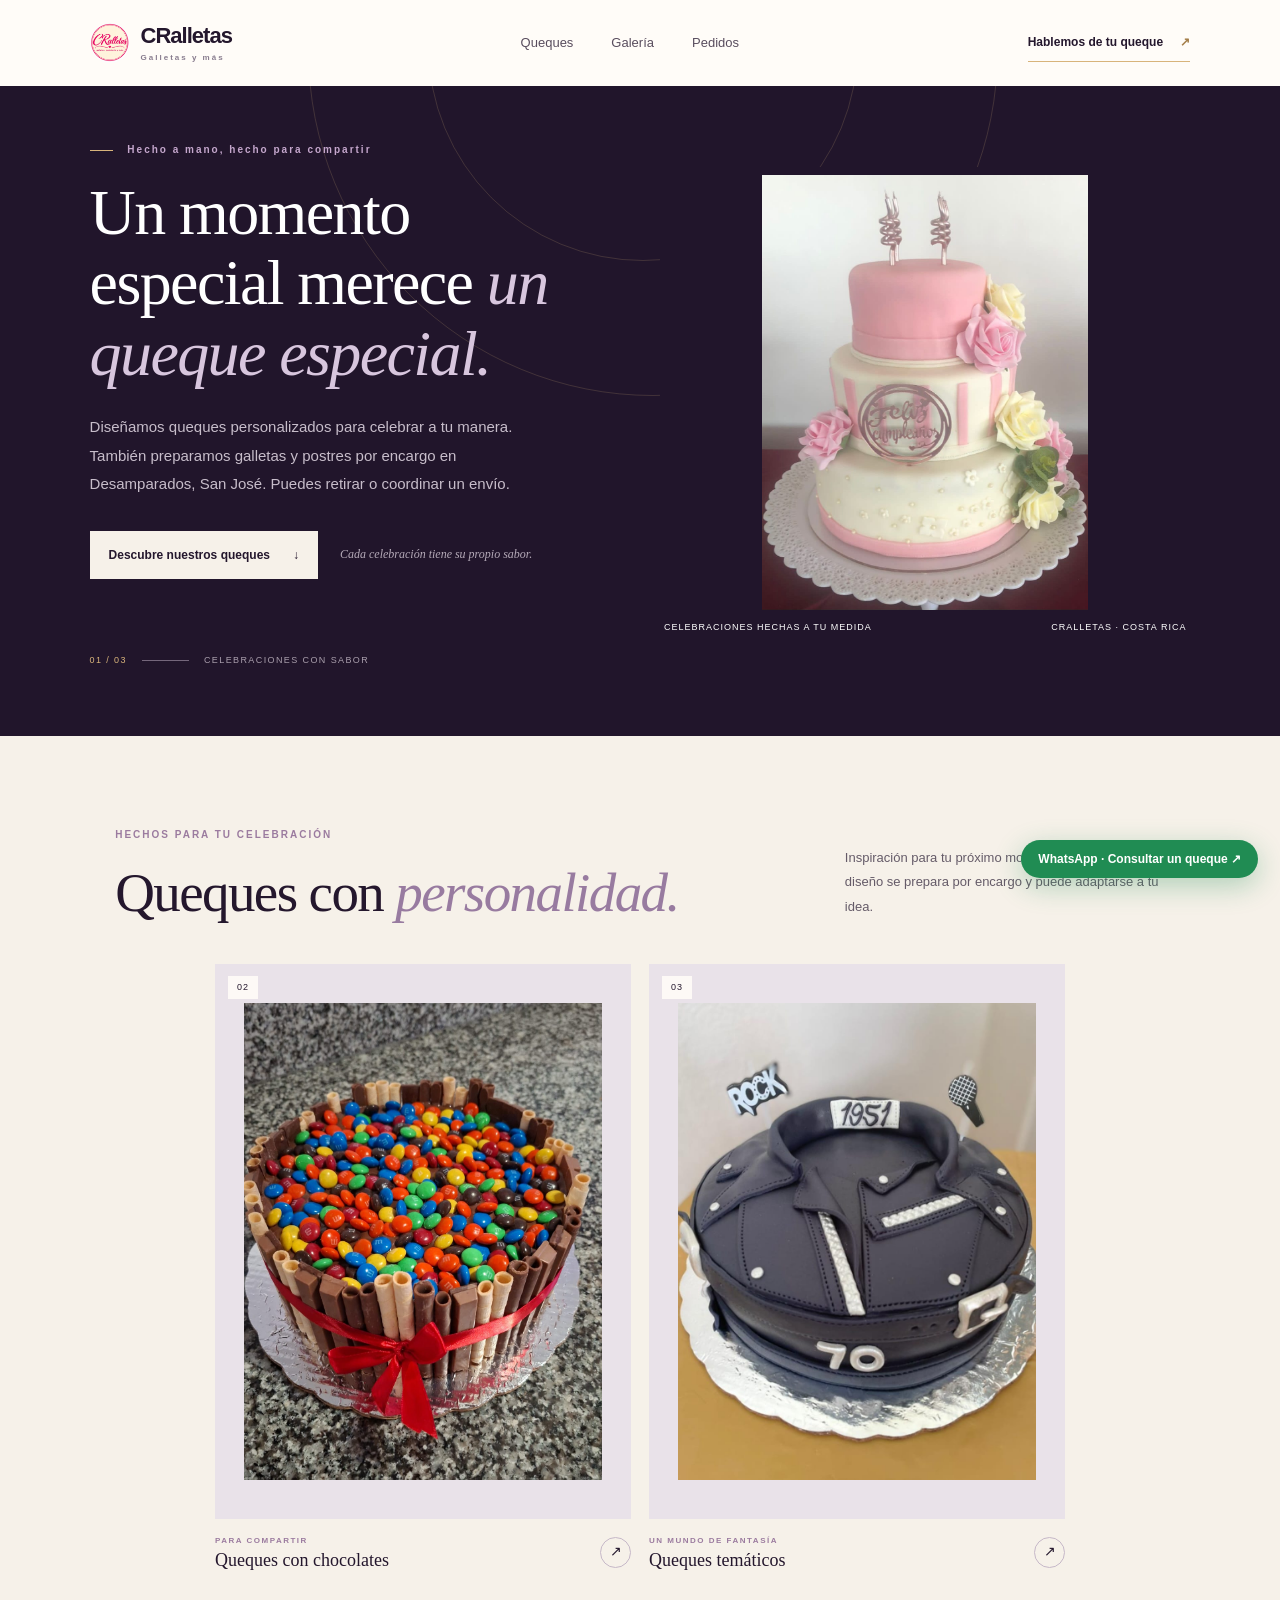
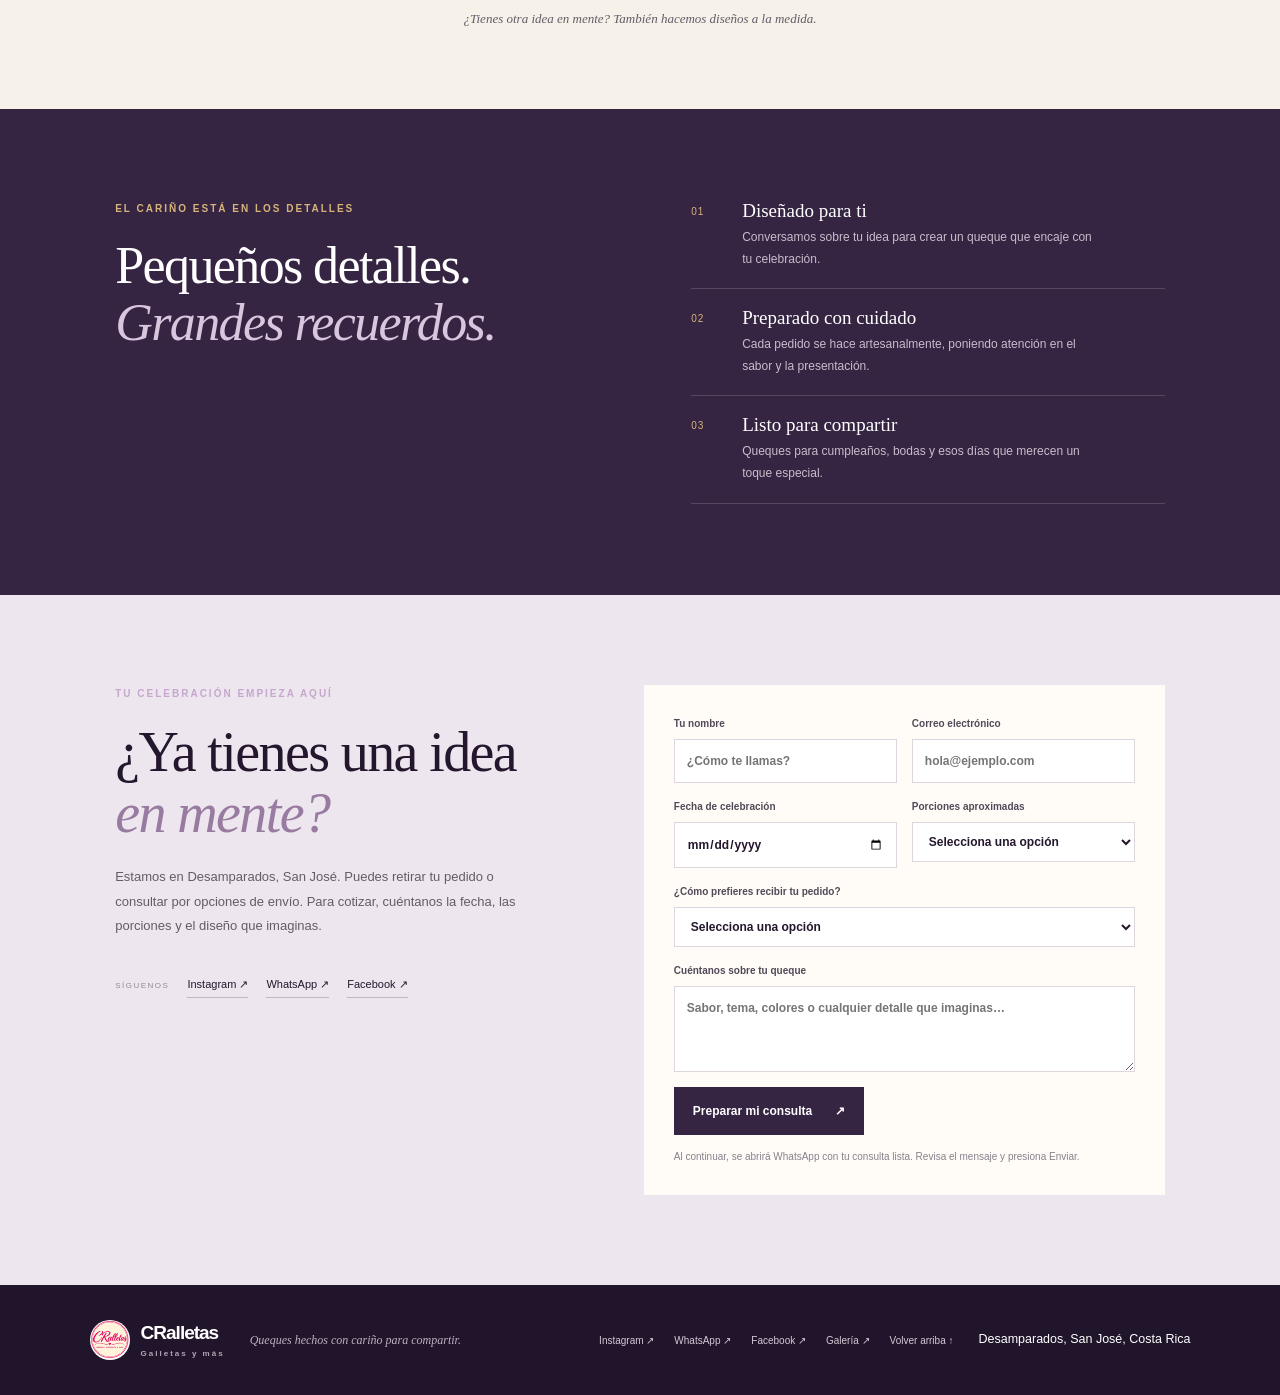
<file: index.html>
﻿<!doctype html>
<html lang="es">
<head>
  <meta charset="utf-8">
  <meta name="viewport" content="width=device-width, initial-scale=1">
  <meta name="theme-color" content="#21152b">
  <meta name="description" content="Queques personalizados, galletas y postres por encargo en Desamparados, San José. Retiro o envío. Pedidos por WhatsApp a CRalletas.">
  <title>CRalletas | Queques y postres en Desamparados, San José</title>
  <link rel="canonical" href="https://cralletas.com/">
  <link rel="icon" type="image/png" sizes="512x512" href="/favicon.png">
  <link rel="shortcut icon" href="/favicon.ico">
  <link rel="apple-touch-icon" href="/apple-touch-icon.png">
  <link rel="stylesheet" href="css/cralletas.css?v=20261004-2">
  <script type="application/ld+json">
  {
    "@context": "https://schema.org",
    "@type": "Organization",
    "name": "CRalletas, Galletas y más",
    "url": "https://cralletas.com/",
    "logo": "https://cralletas.com/favicon.png",
    "sameAs": [
      "https://www.instagram.com/cralletas/",
      "https://www.facebook.com/people/CRalletas-y-m%C3%A1s/100055208263621/"
    ],
    "areaServed": {
      "@type": "Place",
      "name": "Desamparados, San José, Costa Rica"
    },
    "knowsAbout": ["Queques personalizados", "Galletas", "Postres"],
    "contactPoint": {
      "@type": "ContactPoint",
      "telephone": "+50683466687",
      "contactType": "pedidos y consultas",
      "availableLanguage": "Spanish"
    }
  }
  </script>
</head>
<body>
  <header class="site-header">
    <a class="brand" href="#inicio" aria-label="CRalletas, Galletas y más, inicio"><img class="brand-logo" src="Imagenes%20MAMA/LOGO.jpeg" alt=""><span>CRalletas<small>Galletas y más</small></span></a>
    <nav aria-label="Navegación principal">
      <a href="#queques">Queques</a><a href="galeria.html">Galería</a><a href="#pedidos">Pedidos</a>
    </nav>
    <a class="header-cta" href="#pedidos">Hablemos de tu queque <span aria-hidden="true">↗</span></a>
  </header>

  <main>
    <section class="hero" id="inicio">
      <div class="hero-copy">
        <p class="eyebrow"><span></span> Hecho a mano, hecho para compartir</p>
        <h1>Un momento especial merece <em>un queque especial.</em></h1>
        <p class="hero-intro">Diseñamos queques personalizados para celebrar a tu manera. También preparamos galletas y postres por encargo en Desamparados, San José. Puedes retirar o coordinar un envío.</p>
        <div class="hero-actions"><a class="button button-light" href="#queques">Descubre nuestros queques <span>↓</span></a><span class="hero-note">Cada celebración tiene su propio sabor.</span></div>
        <div class="hero-meta"><span>01 / 03</span><span class="meta-line"></span><span>CELEBRACIONES CON SABOR</span></div>
      </div>
      <div class="hero-photo"><img src="Imagenes%20MAMA/Foto%201.jpeg" alt="Queque rosa de dos niveles decorado con flores para un cumpleaños"><div class="photo-caption"><span>Celebraciones hechas a tu medida</span><span>CRalletas · Costa Rica</span></div></div>
      <span class="hero-orbit orbit-one"></span><span class="hero-orbit orbit-two"></span>
    </section>

    <section class="cakes" id="queques">
      <div class="section-wrap">
        <div class="section-heading"><div><p class="eyebrow eyebrow-dark">HECHOS PARA TU CELEBRACIÓN</p><h2>Queques con <em>personalidad.</em></h2></div><p>Inspiración para tu próximo momento especial. Cada diseño se prepara por encargo y puede adaptarse a tu idea.</p></div>
        <div class="cake-grid cake-grid-featured">
          <article class="cake-card"><a href="#pedidos" aria-label="Consultar por queques decorados con chocolates"><img src="Imagenes%20MAMA/foto%202.jpeg" alt="Queque cubierto de chocolates de colores y barquillos" loading="lazy"><span class="image-number">02</span></a><div class="cake-info"><div><p>PARA COMPARTIR</p><h3>Queques con chocolates</h3></div><a href="#pedidos" aria-label="Consultar queques con chocolates">↗</a></div></article>
          <article class="cake-card"><a href="#pedidos" aria-label="Consultar por queques temáticos"><img src="Imagenes%20MAMA/Foto%203.jpeg" alt="Queque temático de rock decorado como una chaqueta" loading="lazy"><span class="image-number">03</span></a><div class="cake-info"><div><p>UN MUNDO DE FANTASÍA</p><h3>Queques temáticos</h3></div><a href="#pedidos" aria-label="Consultar queques temáticos">↗</a></div></article>
        </div>
        <p class="gallery-note">¿Tienes otra idea en mente? También hacemos diseños a la medida.</p>
      </div>
    </section>

    <section class="values section-wrap">
      <div class="values-title"><p class="eyebrow">EL CARIÑO ESTÁ EN LOS DETALLES</p><h2>Pequeños detalles.<br><em>Grandes recuerdos.</em></h2></div>
      <div class="value-list"><article><span>01</span><div><h3>Diseñado para ti</h3><p>Conversamos sobre tu idea para crear un queque que encaje con tu celebración.</p></div></article><article><span>02</span><div><h3>Preparado con cuidado</h3><p>Cada pedido se hace artesanalmente, poniendo atención en el sabor y la presentación.</p></div></article><article><span>03</span><div><h3>Listo para compartir</h3><p>Queques para cumpleaños, bodas y esos días que merecen un toque especial.</p></div></article></div>
    </section>

    <section class="order" id="pedidos"><div class="order-inner">
      <div class="order-copy"><p class="eyebrow">TU CELEBRACIÓN EMPIEZA AQUÍ</p><h2>¿Ya tienes una idea <em>en mente?</em></h2><p>Estamos en Desamparados, San José. Puedes retirar tu pedido o consultar por opciones de envío. Para cotizar, cuéntanos la fecha, las porciones y el diseño que imaginas.</p><div class="order-social"><span>SÍGUENOS</span><a href="https://www.instagram.com/cralletas/" target="_blank" rel="noopener noreferrer">Instagram ↗</a><a href="https://wa.me/50683466687?text=Hola%2C%20quiero%20consultar%20por%20un%20queque%20para%20una%20celebraci%C3%B3n." target="_blank" rel="noopener noreferrer">WhatsApp ↗</a><a href="https://www.facebook.com/people/CRalletas-y-m%C3%A1s/100055208263621/" target="_blank" rel="noopener noreferrer">Facebook ↗</a></div></div>
      <form class="order-form" id="order-form">
        <div class="form-row"><label>Tu nombre<input name="nombre" type="text" placeholder="¿Cómo te llamas?" required></label><label>Correo electrónico<input name="correo" type="email" placeholder="hola@ejemplo.com" required></label></div>
        <div class="form-row"><label>Fecha de celebración<input name="fecha" type="date"></label><label>Porciones aproximadas<select name="porciones"><option value="">Selecciona una opción</option><option>Hasta 10</option><option>11–20</option><option>21–40</option><option>Más de 40</option><option>Aún no lo sé</option></select></label></div>
        <label>¿Cómo prefieres recibir tu pedido?<select name="entrega" required><option value="">Selecciona una opción</option><option>Retiro en Desamparados</option><option>Envío a domicilio (consultar disponibilidad)</option></select></label>
        <label>Cuéntanos sobre tu queque<textarea name="idea" rows="3" placeholder="Sabor, tema, colores o cualquier detalle que imaginas…" required></textarea></label>
        <button class="button button-accent" type="submit">Preparar mi consulta <span>↗</span></button>
        <p class="form-note" id="form-note" aria-live="polite">Al continuar, se abrirá WhatsApp con tu consulta lista. Revisa el mensaje y presiona Enviar.</p>
      </form>
    </div></section>
  </main>

  <footer class="site-footer"><a class="brand footer-brand" href="#inicio"><img class="brand-logo" src="Imagenes%20MAMA/LOGO.jpeg" alt=""><span>CRalletas<small>Galletas y más</small></span></a><p>Queques hechos con cariño para compartir.</p><div class="footer-links"><a href="https://www.instagram.com/cralletas/" target="_blank" rel="noopener noreferrer">Instagram ↗</a><a href="https://wa.me/50683466687?text=Hola%2C%20quiero%20consultar%20por%20un%20queque%20para%20una%20celebraci%C3%B3n." target="_blank" rel="noopener noreferrer">WhatsApp ↗</a><a href="https://www.facebook.com/people/CRalletas-y-m%C3%A1s/100055208263621/" target="_blank" rel="noopener noreferrer">Facebook ↗</a><a href="galeria.html">Galería ↗</a><a href="#inicio">Volver arriba ↑</a></div><small>Desamparados, San José, Costa Rica</small></footer>
  <script src="js/cralletas.js?v=20261003-2"></script>
<a class="whatsapp-float" href="https://wa.me/50683466687?text=Hola%2C%20quiero%20consultar%20por%20un%20queque%20para%20una%20celebraci%C3%B3n." target="_blank" rel="noopener noreferrer" aria-label="Escríbenos por WhatsApp">WhatsApp · Consultar un queque ↗</a>
</body>
</html>
</file>
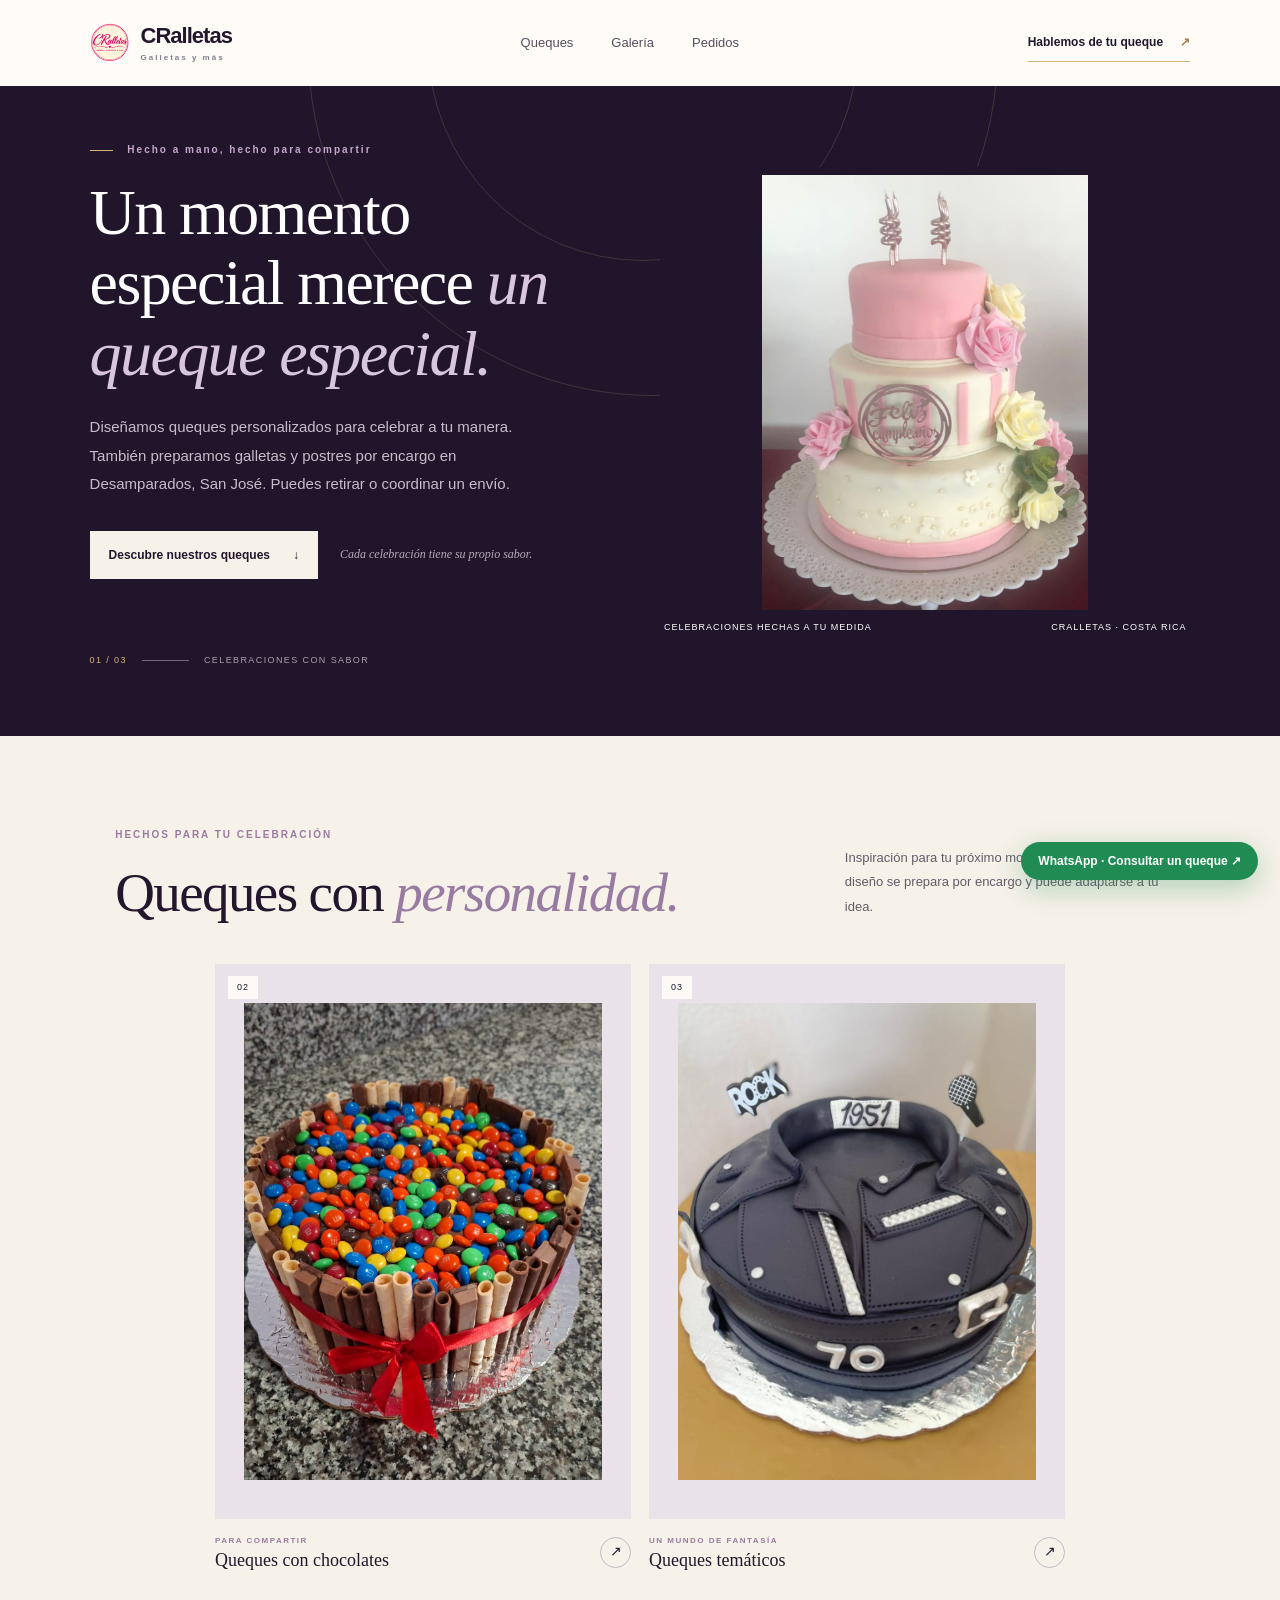
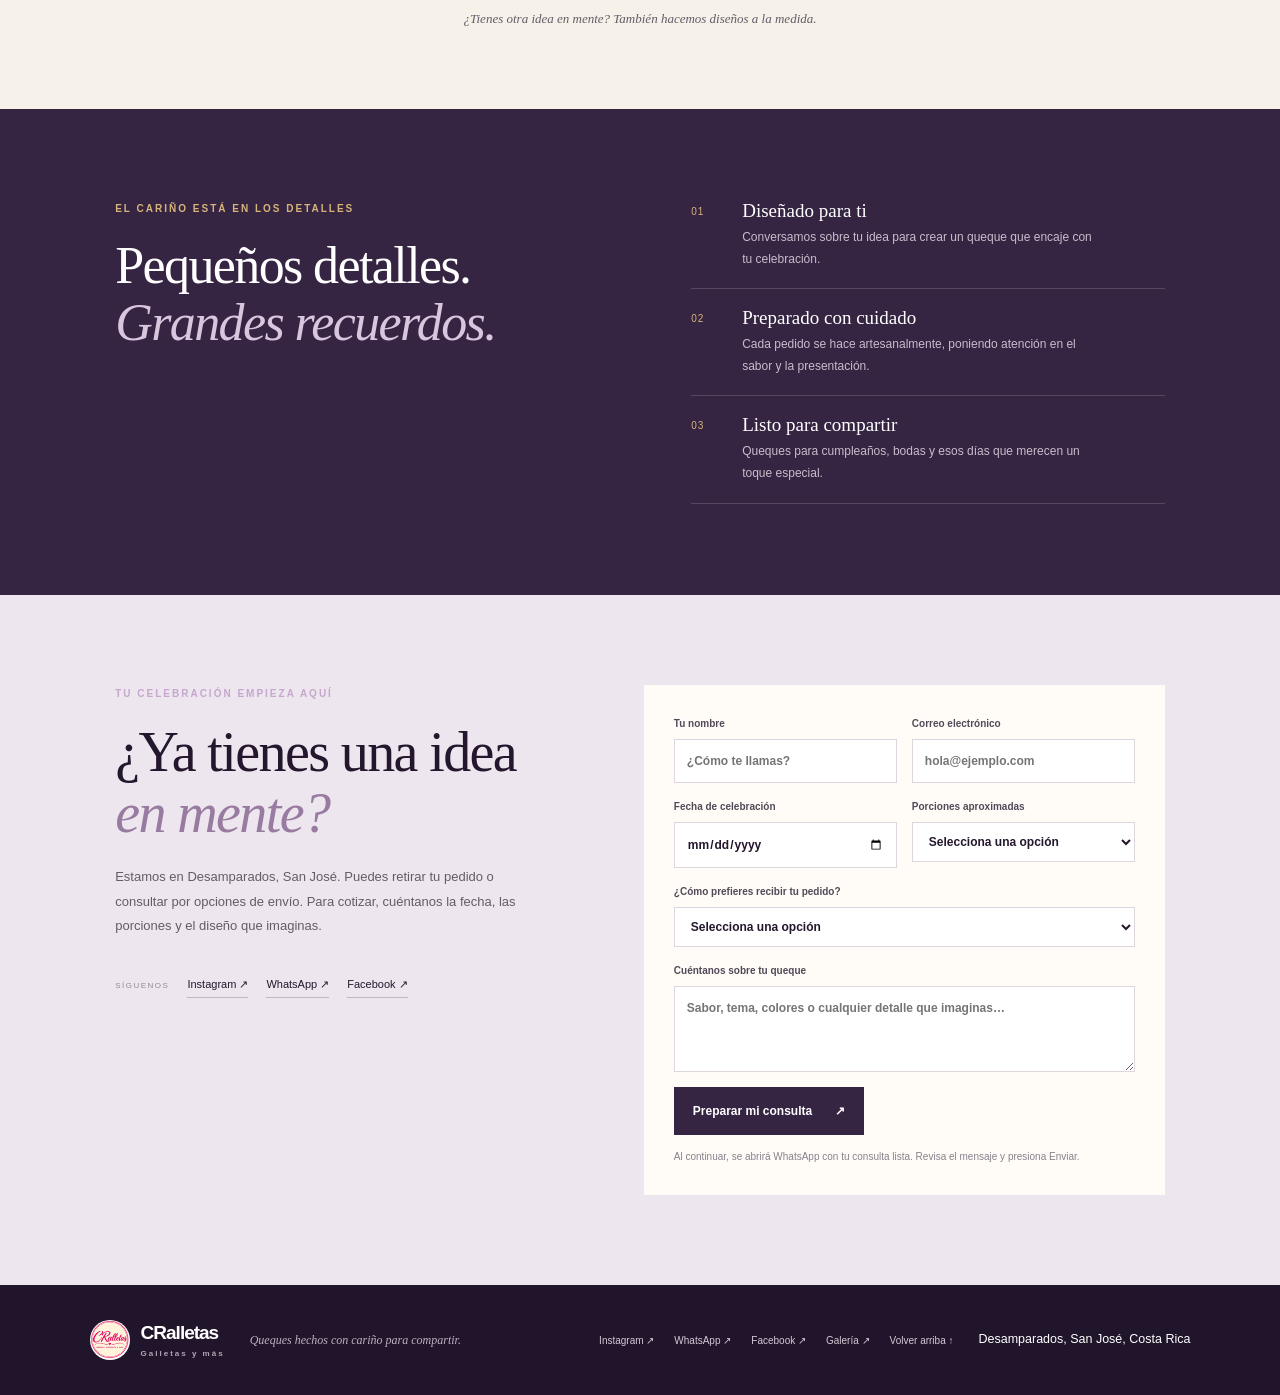
<file: contact.html>
﻿<!doctype html><html lang="es"><head><meta charset="utf-8"><meta name="viewport" content="width=device-width,initial-scale=1"><meta http-equiv="refresh" content="0; url=index.html#pedidos"><title>Contacto | CRalletas, Galletas y más</title><link rel="stylesheet" href="css/cralletas.css"></head><body><main class="section-wrap"><p class="eyebrow eyebrow-dark">CRalletas, Galletas y más</p><h1>Hablemos de tu queque.</h1><p>Encuentra el formulario y nuestras redes en la página principal.</p><a class="text-link" href="index.html#pedidos">Ir a pedidos ↗</a></main></body></html>
</file>
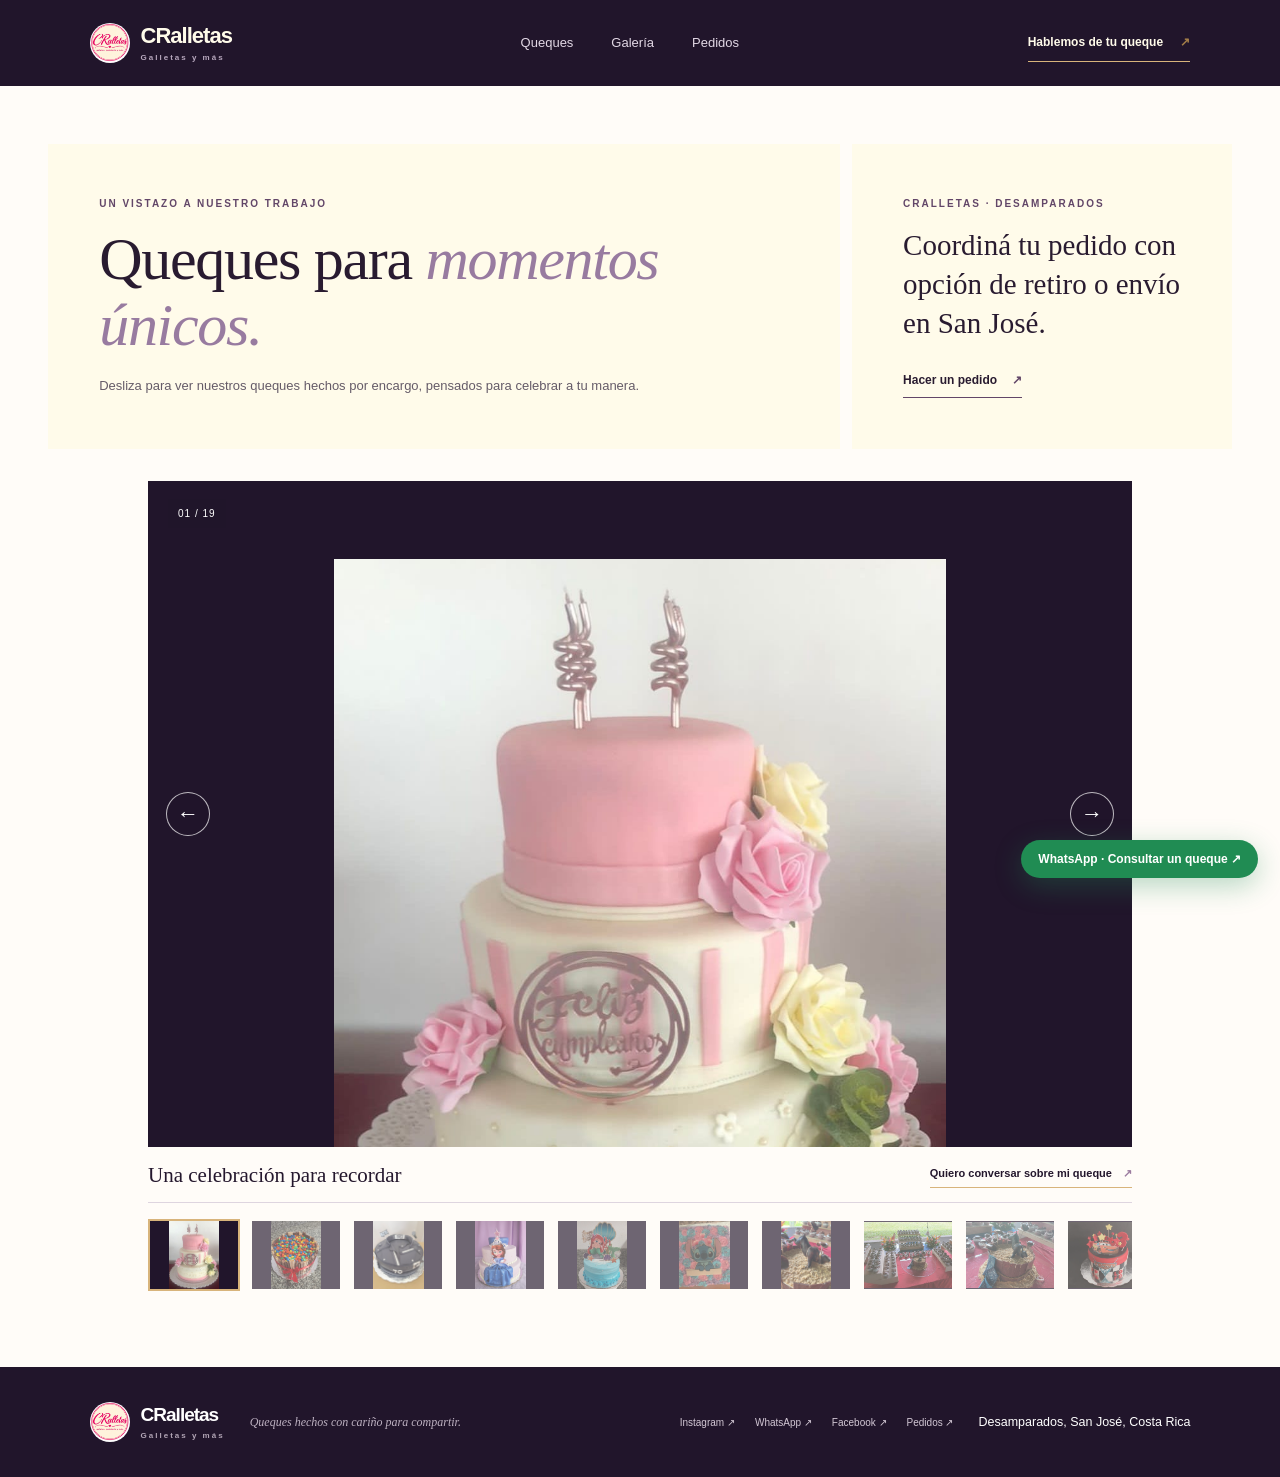
<file: galeria.html>
﻿<!doctype html>
<html lang="es">
<head>
  <meta charset="utf-8">
  <meta name="viewport" content="width=device-width, initial-scale=1">
  <meta name="theme-color" content="#21152b">
  <meta name="description" content="Galería de queques, galletas y postres de CRalletas, con retiro o envío en Desamparados, San José.">
  <title>Galería | CRalletas en Desamparados, San José</title>
  <link rel="canonical" href="https://cralletas.com/galeria.html">
  <link rel="icon" type="image/png" sizes="512x512" href="/favicon.png">
  <link rel="shortcut icon" href="/favicon.ico">
  <link rel="apple-touch-icon" href="/apple-touch-icon.png">
  <link rel="stylesheet" href="css/cralletas.css?v=20261004-3">
  <link rel="stylesheet" href="css/galeria.css?v=20261004-4">
</head>
<body>
  <header class="site-header">
    <a class="brand" href="index.html#inicio" aria-label="CRalletas, Galletas y más, inicio"><img class="brand-logo" src="Imagenes%20MAMA/LOGO.jpeg" alt=""><span>CRalletas<small>Galletas y más</small></span></a>
    <nav aria-label="Navegación principal">
      <a href="index.html#queques">Queques</a><a href="galeria.html" aria-current="page">Galería</a><a href="index.html#pedidos">Pedidos</a>
    </nav>
    <a class="header-cta" href="index.html#pedidos">Hablemos de tu queque <span aria-hidden="true">↗</span></a>
  </header>

  <main>
    <section class="gallery-intro">
      <div class="gallery-intro-main">
        <p class="eyebrow eyebrow-dark">UN VISTAZO A NUESTRO TRABAJO</p>
        <h1>Queques para <em>momentos únicos.</em></h1>
        <p>Desliza para ver nuestros queques hechos por encargo, pensados para celebrar a tu manera.</p>
      </div>
      <aside class="gallery-intro-side">
        <p class="eyebrow">CRALLETAS · DESAMPARADOS</p>
        <p>Coordiná tu pedido con opción de retiro o envío en San José.</p>
        <a href="index.html#pedidos">Hacer un pedido <span aria-hidden="true">↗</span></a>
      </aside>
    </section>
    <section class="gallery-viewer" aria-label="Galería de queques">
      <div class="gallery-frame">
        <img id="gallery-image" src="Imagenes%20MAMA/Foto%201.jpeg" alt="Queque rosa de dos niveles decorado con flores para un cumpleaños">
        <span class="gallery-counter" id="gallery-counter" aria-live="polite">01 / 19</span>
        <button class="gallery-arrow gallery-prev" id="gallery-prev" type="button" aria-label="Foto anterior">←</button>
        <button class="gallery-arrow gallery-next" id="gallery-next" type="button" aria-label="Foto siguiente">→</button>
      </div>
      <div class="gallery-caption"><h2 id="gallery-title">Una celebración para recordar</h2><a href="index.html#pedidos">Quiero conversar sobre mi queque <span>↗</span></a></div>
      <div class="gallery-thumbnails" id="gallery-thumbnails" aria-label="Elegir foto"></div>
    </section>
  </main>

  <footer class="site-footer"><a class="brand footer-brand" href="index.html#inicio"><img class="brand-logo" src="Imagenes%20MAMA/LOGO.jpeg" alt=""><span>CRalletas<small>Galletas y más</small></span></a><p>Queques hechos con cariño para compartir.</p><div class="footer-links"><a href="https://www.instagram.com/cralletas/" target="_blank" rel="noopener noreferrer">Instagram ↗</a><a href="https://wa.me/50683466687?text=Hola%2C%20quiero%20consultar%20por%20un%20queque%20para%20una%20celebraci%C3%B3n." target="_blank" rel="noopener noreferrer">WhatsApp ↗</a><a href="https://www.facebook.com/people/CRalletas-y-m%C3%A1s/100055208263621/" target="_blank" rel="noopener noreferrer">Facebook ↗</a><a href="index.html#pedidos">Pedidos ↗</a></div><small>Desamparados, San José, Costa Rica</small></footer>
  <script src="js/cralletas.js?v=20261003-2"></script>
<a class="whatsapp-float" href="https://wa.me/50683466687?text=Hola%2C%20quiero%20consultar%20por%20un%20queque%20para%20una%20celebraci%C3%B3n." target="_blank" rel="noopener noreferrer" aria-label="Escríbenos por WhatsApp">WhatsApp · Consultar un queque ↗</a>
</body>
</html>
</file>
<file: css/cralletas.css>
﻿:root{--ink:#24172d;--deep:#21152b;--plum:#352442;--plum-light:#4a3457;--lilac:#d8c6de;--cream:#f6f1e9;--paper:#fffcf8;--gold:#d8b47b;--body:#655b68;--line:#ded5df;--sans:Arial,sans-serif;--serif:Georgia,serif}
*{box-sizing:border-box}html{scroll-behavior:smooth;scroll-padding-top:90px}body{margin:0;background:var(--paper);color:var(--ink);font:15px/1.7 var(--sans);-webkit-font-smoothing:antialiased}a{color:inherit;text-decoration:none}img{display:block;width:100%;height:100%;object-fit:cover}button,input,textarea,select{font:inherit}.site-header{height:86px;padding:0 7vw;display:flex;align-items:center;justify-content:space-between;background:var(--paper);position:relative;z-index:2}.brand{display:flex;gap:11px;align-items:center;font-weight:700;font-size:22px;letter-spacing:-1px}.brand>span:last-child{line-height:1.2}.brand small{display:block;font-size:8px;letter-spacing:2px;font-weight:600;color:#877b8d;margin-top:4px}.brand-mark{display:grid;place-items:center;width:40px;height:40px;border:1px solid var(--gold);border-radius:50%;font:italic 22px var(--serif);color:var(--plum)}.site-header nav{display:flex;gap:38px;font-size:13px;color:#594d5e}.site-header nav a:hover,.footer-links a:hover{color:var(--gold)}.header-cta{font-size:12px;font-weight:600;border-bottom:1px solid var(--gold);padding:8px 0}.header-cta span{padding-left:14px;color:#a47e49}.hero{min-height:610px;position:relative;overflow:hidden;background:var(--deep);color:#fff;display:grid;grid-template-columns:1fr 0.93fr;align-items:center;padding:55px 7vw 68px}.hero-copy{max-width:580px;z-index:1;padding:0 6vw 0 0}.eyebrow{font-size:10px;letter-spacing:2px;font-weight:600;color:#c5a7cd;margin:0 0 20px}.eyebrow span{display:inline-block;width:23px;border-top:1px solid var(--gold);vertical-align:middle;margin-right:10px}.hero h1,.section-wrap h2,.values h2,.order h2{font:500 clamp(42px,5vw,68px)/1.1 var(--serif);letter-spacing:-1.6px;margin:0}.hero h1 em,.section-wrap h2 em,.values h2 em,.order h2 em{font-weight:500;color:#d8c6de}.hero-intro{color:#c7bdca;max-width:455px;font-size:15px;line-height:1.9;margin:24px 0 32px}.hero-actions{display:flex;align-items:center;gap:22px}.button{border:0;display:inline-flex;gap:23px;align-items:center;justify-content:space-between;padding:14px 19px;font-size:12px;font-weight:700;cursor:pointer}.button-light{background:var(--cream);color:var(--ink)}.button-light:hover{background:#fff}.hero-note{font:italic 12px var(--serif);color:#b5aab8}.hero-meta{margin-top:74px;display:flex;align-items:center;gap:15px;color:#a99eac;font-size:9px;letter-spacing:1.4px}.hero-meta>span:first-child{color:var(--gold)}.meta-line{width:47px;border-top:1px solid #75677c}.hero-photo{height:475px;position:relative;z-index:1;display:grid;place-items:center;overflow:hidden;background-size:cover;background-position:center}.hero-photo:before{content:"";position:absolute;inset:-20px;background-image:inherit;background-position:center;background-size:cover;filter:blur(20px) brightness(.5);transform:scale(1.06)}.hero-photo img{position:relative;z-index:1;width:auto;height:auto;max-width:100%;max-height:100%;object-fit:contain}.hero-photo:after{content:"";position:absolute;inset:0;background:linear-gradient(0deg,rgba(25,16,31,.55),transparent 36%)}.photo-caption{position:absolute;bottom:18px;left:20px;right:20px;z-index:1;display:flex;justify-content:space-between;gap:10px;color:white;font-size:9px;letter-spacing:1px;text-transform:uppercase}.hero-orbit{position:absolute;border:1px solid rgba(216,180,123,.18);border-radius:50%;pointer-events:none}.orbit-one{width:430px;height:430px;right:33%;top:-255px}.orbit-two{width:690px;height:690px;right:22%;top:-380px}.section-wrap{padding:96px 9vw}.intro{padding-top:106px;padding-bottom:103px}.eyebrow-dark{color:#9b7b9f}.intro-grid{display:grid;grid-template-columns:1.1fr .9fr;gap:7vw;align-items:center}.section-wrap h2{font-size:clamp(37px,4.4vw,55px)}.section-wrap h2 em{color:#987ba0}.intro-grid>div p,.section-heading>p{color:var(--body);line-height:1.9;margin:0 0 20px}.text-link{font-size:12px;font-weight:700;border-bottom:1px solid var(--gold);padding-bottom:7px}.text-link span{color:#9b7b9f;margin-left:12px}.cakes{background:var(--cream);padding:90px 0 82px}.cakes .section-wrap{padding-top:0;padding-bottom:0}.section-heading{display:flex;justify-content:space-between;align-items:end;gap:5vw;margin-bottom:40px}.section-heading>p{max-width:320px;margin:0 0 4px;font-size:13px}.section-heading h2{margin-top:7px}.cake-grid{display:grid;grid-template-columns:1.2fr 1fr 1fr;gap:18px}.cake-card>a:first-child{aspect-ratio:3/4;height:auto;display:block;position:relative;overflow:hidden;background-color:#e1d7e0;background-position:center;background-size:cover}.cake-card>a:first-child:before{content:"";position:absolute;inset:-16px;background-image:inherit;background-position:center;background-size:cover;filter:blur(15px) brightness(.72);transform:scale(1.06);z-index:0}.cake-card img{position:relative;z-index:1;object-fit:contain;transition:transform .5s}.cake-card>a:hover img{transform:scale(1.035)}.image-number{position:absolute;z-index:2;top:12px;left:13px;background:rgba(255,252,248,.9);padding:4px 9px;font-size:9px;letter-spacing:1px}.cake-info{display:flex;justify-content:space-between;align-items:center;padding:15px 0}.cake-info p{margin:0 0 3px;color:#9b7b9f;font-size:8px;letter-spacing:1.5px;font-weight:600}.cake-info h3{font:500 18px var(--serif);margin:0}.cake-info>a{width:31px;height:31px;border:1px solid #c6b8c8;border-radius:50%;display:grid;place-items:center;font-size:14px}.gallery-note{color:var(--body);font:italic 13px var(--serif);text-align:center;margin:25px 0 0}.values{background:var(--plum);color:white;display:grid;grid-template-columns:1fr 1fr;gap:8vw;padding-top:91px;padding-bottom:91px}.values .eyebrow{color:var(--gold)}.values h2{font-size:clamp(37px,4.2vw,52px)}.values h2 em{color:#d8c6de}.value-list article{display:grid;grid-template-columns:35px 1fr;gap:16px;padding:18px 0;border-bottom:1px solid rgba(255,255,255,.16)}.value-list article:first-child{padding-top:0}.value-list article>span{color:var(--gold);font-size:10px;letter-spacing:1px;padding-top:3px}.value-list h3{font:500 19px var(--serif);margin:0 0 5px}.value-list p{color:#c8bdcb;font-size:12px;line-height:1.8;margin:0;max-width:360px}.order{background:#eee6ef;padding:90px 9vw}.order-inner{display:grid;grid-template-columns:.9fr 1.1fr;gap:8vw;max-width:1120px;margin:auto}.order h2{font-size:clamp(38px,4.6vw,56px)}.order-copy>p:not(.eyebrow){color:var(--body);line-height:1.9;max-width:420px;font-size:13px;margin:20px 0}.order h2 em{color:#987ba0}.order-social{display:flex;align-items:center;gap:18px;margin-top:36px;font-size:11px}.order-social span{font-size:8px;color:#948797;letter-spacing:1.5px}.order-social a{border-bottom:1px solid #c5b4c8;padding-bottom:3px}.order-form{background:var(--paper);padding:30px}.form-row{display:grid;grid-template-columns:1fr 1fr;gap:15px}.order-form label{display:block;color:#534858;font-size:10px;font-weight:600;margin-bottom:15px}.order-form input,.order-form textarea,.order-form select{display:block;width:100%;margin-top:7px;border:1px solid var(--line);background:#fff;padding:11px 12px;color:var(--ink);font-size:12px;border-radius:0;outline:none}.order-form input:focus,.order-form textarea:focus,.order-form select:focus{border-color:#987ba0}.order-form textarea{resize:vertical}.button-accent{background:var(--plum);color:#fff}.button-accent:hover{background:var(--deep)}.form-note{font-size:10px;line-height:1.6;color:#897f8b;margin:14px 0 0}.site-footer{background:var(--deep);color:#fff;padding:35px 7vw;display:flex;align-items:center;gap:25px;flex-wrap:wrap}.footer-brand{color:#fff;font-size:19px}.footer-brand small{color:#b3a6b6}.footer-brand .brand-mark{color:#dfc593}.site-footer>p{font:italic 12px var(--serif);color:#bdb1c1;margin:0 auto 0 0}.footer-links{display:flex;gap:20px;font-size:10px;color:#d3c8d5}
@media(max-width:850px){.site-header{padding:0 5vw}.site-header nav{gap:18px}.header-cta{display:none}.hero{padding:48px 6vw;grid-template-columns:1fr .85fr;min-height:550px}.hero-copy{padding-right:25px}.hero-photo{height:410px}.hero-note{display:none}.section-wrap{padding-left:7vw;padding-right:7vw}.cake-grid{grid-template-columns:1fr 1fr}.cake-wide{grid-column:span 2}.cake-wide>a:first-child{height:auto;aspect-ratio:3/4}.cake-card>a:first-child{height:auto;aspect-ratio:3/4}.order{padding-left:7vw;padding-right:7vw}.order-inner{gap:4vw}}
@media(max-width:600px){.site-header{height:72px;padding:0 5vw}.brand{font-size:19px}.brand-mark{width:35px;height:35px}.site-header nav{gap:13px;font-size:11px}.site-header nav a:nth-child(2){display:none}.hero{display:flex;flex-direction:column;align-items:stretch;padding:55px 7vw 30px}.hero-copy{padding:0}.hero h1{font-size:47px}.hero-intro{font-size:13px;margin:18px 0 24px}.hero-meta{margin:32px 0 22px}.hero-photo{height:340px}.photo-caption{font-size:8px}.intro{padding-top:72px;padding-bottom:72px}.intro-grid,.values,.order-inner{grid-template-columns:1fr;gap:26px}.intro-grid{margin-top:22px}.intro-grid h2{font-size:40px}.cakes{padding:70px 0}.section-heading{display:block;margin-bottom:25px}.section-heading>p{margin-top:15px}.cake-grid{grid-template-columns:1fr;gap:10px}.cake-wide{grid-column:auto}.cake-wide>a:first-child,.cake-card>a:first-child{aspect-ratio:3/4;height:auto}.values{padding-top:70px;padding-bottom:70px}.order{padding:70px 6vw}.order-form{padding:21px}.form-row{grid-template-columns:1fr;gap:0}.site-footer{padding:30px 6vw;gap:16px}.site-footer>p{flex-basis:100%;order:2}.footer-links{order:3;flex-wrap:wrap;gap:14px}}
@media(prefers-reduced-motion:reduce){html{scroll-behavior:auto}*,*:before,*:after{transition:none!important}}







.whatsapp-float{position:fixed;right:22px;bottom:22px;z-index:20;display:inline-flex;align-items:center;gap:10px;background:#208c53;color:#fff!important;padding:12px 17px;border-radius:999px;box-shadow:0 8px 28px rgba(32,140,83,.32);font:600 12px var(--sans);transition:transform .2s,background .2s}.whatsapp-float:hover{background:#176e40;transform:translateY(-2px)}.whatsapp-float:focus-visible{outline:3px solid #d8b47b;outline-offset:3px}@media(max-width:600px){.whatsapp-float{right:14px;bottom:14px;padding:12px 15px;font-size:11px}}

/* Imágenes mostradas completas, sin fondos ampliados ni recortes */
.hero-photo{background-image:none!important;background-color:var(--deep)}
.hero-photo:before,.cake-card>a:first-child:before,.gallery-frame:before{display:none}
.cake-card>a:first-child{background-image:none!important;background-color:#e9e2e9}
.cake-card>a:hover img{transform:none}

@media(max-width:600px){
  .site-header{gap:8px}
  .brand{font-size:18px;gap:7px}
  .site-header nav{gap:10px;font-size:10px;white-space:nowrap}
  .site-header nav a:nth-child(2){display:inline}
  .cake-grid-featured{grid-template-columns:1fr}
}
.cake-grid-featured{grid-template-columns:repeat(2,minmax(0,1fr));max-width:850px;margin:0 auto}
@media(max-width:600px){.cake-grid-featured{grid-template-columns:1fr}}
.brand-logo{display:block;width:40px;height:40px;flex:0 0 40px;border-radius:50%;object-fit:cover}
@media(max-width:600px){.brand-logo{width:35px;height:35px;flex-basis:35px}}
@media(min-width:601px){
  .hero-photo{display:flex;flex-direction:column;align-items:center;justify-content:center;background-image:none!important}
  .hero-photo img{display:block;width:auto!important;height:auto!important;max-width:100%!important;max-height:calc(100% - 40px)!important;object-fit:contain!important}
  .hero-photo:after{display:none}
  .photo-caption{position:static;flex:0 0 auto;width:100%;padding:10px 4px 0;z-index:2}
  .cake-card>a:first-child{display:grid;place-items:center;background-image:none!important}
  .cake-card>a:first-child img{width:86%;height:86%;object-fit:contain;transform:none!important}
  .gallery-frame{background-image:none!important}
  .gallery-frame>img{max-width:82%;max-height:82%;object-fit:contain;transform:none!important}
}
</file>
<file: css/galeria.css>
﻿.gallery-intro{padding:76px 8vw 32px;text-align:center}.gallery-intro .eyebrow{margin-bottom:14px}.gallery-intro h1{font:500 clamp(40px,5vw,60px)/1.1 var(--serif);letter-spacing:-1.3px;margin:0}.gallery-intro h1 em{color:#987ba0;font-weight:500}.gallery-intro>p:last-child{color:var(--body);max-width:570px;margin:16px auto 0;font-size:13px}.gallery-viewer{max-width:1040px;padding:0 28px 76px;margin:0 auto}.gallery-frame{position:relative;height:min(74vh,760px);min-height:380px;background:var(--deep);display:grid;place-items:center;overflow:hidden}.gallery-frame::before{content:"";position:absolute;inset:-24px;background-image:inherit;background-position:center;background-size:cover;filter:blur(24px) brightness(.42);transform:scale(1.08)}.gallery-frame>img{position:relative;z-index:1;width:auto;height:auto;max-width:100%;max-height:100%;object-fit:contain;box-shadow:0 8px 36px rgba(0,0,0,.24)}.gallery-counter{position:absolute;top:18px;left:20px;padding:6px 10px;background:rgba(33,21,43,.78);color:white;font-size:10px;letter-spacing:1px}.gallery-arrow{position:absolute;top:50%;transform:translateY(-50%);width:44px;height:44px;border-radius:50%;border:1px solid rgba(255,255,255,.7);background:rgba(33,21,43,.55);color:white;font-size:22px;cursor:pointer}.gallery-arrow:hover,.gallery-arrow:focus-visible{background:var(--gold);color:var(--deep)}.gallery-prev{left:18px}.gallery-next{right:18px}.gallery-caption{display:flex;justify-content:space-between;align-items:center;gap:20px;padding:16px 0 14px;border-bottom:1px solid var(--line)}.gallery-caption h2{font:500 21px var(--serif);margin:0}.gallery-caption>a{font-size:11px;font-weight:600;border-bottom:1px solid var(--gold);padding-bottom:4px}.gallery-caption>a span{color:#9b7b9f;padding-left:8px}.gallery-thumbnails{display:flex;gap:10px;padding-top:16px;overflow-x:auto}.gallery-thumb{width:92px;height:72px;flex:0 0 auto;padding:0;border:2px solid transparent;background:none;opacity:.65;cursor:pointer}.gallery-thumb:hover,.gallery-thumb.is-active{opacity:1;border-color:var(--gold)}.gallery-thumb img{object-fit:contain;background:var(--deep)}
@media(max-width:600px){.gallery-intro{padding:56px 7vw 24px}.gallery-viewer{padding:0 14px 56px}.gallery-frame{height:60vh;min-height:330px}.gallery-arrow{width:38px;height:38px}.gallery-prev{left:10px}.gallery-next{right:10px}.gallery-caption{align-items:flex-start;flex-direction:column;gap:6px}.gallery-caption h2{font-size:19px}.gallery-thumb{width:74px;height:60px}}

@media(min-width:601px){
  .gallery-frame{background-image:none!important}
  .gallery-frame::before{display:none!important;content:none!important}
  .gallery-frame>img{width:auto!important;height:auto!important;max-width:74%!important;max-height:84%!important;object-fit:contain!important;box-shadow:none}
}

/* Encabezado de galería en dos paneles */
.gallery-intro{max-width:1240px;margin:0 auto;padding:58px 28px 32px;display:grid;grid-template-columns:minmax(0,1.5fr) minmax(260px,.72fr);gap:12px;text-align:left}
.gallery-intro-main,.gallery-intro-side{min-width:0;display:flex;flex-direction:column;justify-content:center;padding:clamp(28px,4vw,54px)}
.gallery-intro-main{background:#fffbea}
.gallery-intro .eyebrow{margin:0 0 14px}
.gallery-intro h1{max-width:760px}
.gallery-intro-main>p:last-child{color:var(--body);max-width:570px;margin:16px 0 0;font-size:13px;line-height:1.8}
.gallery-intro-side{background:var(--deep);color:#fffbea;align-items:flex-start}
.gallery-intro-side .eyebrow{color:#d9b983}
.gallery-intro-side>p:nth-child(2){max-width:280px;margin:0;font:500 clamp(21px,2.4vw,29px)/1.35 var(--serif)}
.gallery-intro-side>a{margin-top:26px;padding-bottom:7px;border-bottom:1px solid #d9b983;color:#fffbea;font-size:12px;font-weight:600}
.gallery-intro-side>a span{padding-left:12px;color:#d9b983}
@media(max-width:760px){.gallery-intro{grid-template-columns:1fr;padding:42px 18px 24px}.gallery-intro-main,.gallery-intro-side{padding:30px}.gallery-intro h1{font-size:clamp(38px,9vw,52px)}}
@media(max-width:600px){.gallery-intro{padding:40px 14px 22px}.gallery-intro-main,.gallery-intro-side{padding:26px}.gallery-intro-side>p:nth-child(2){font-size:24px}}

/* Banner superior unificado en morado oscuro */
.gallery-intro{background:var(--deep);color:#fffbea}
.gallery-intro-main,.gallery-intro-side{background:transparent}
.gallery-intro .eyebrow,.gallery-intro .eyebrow-dark{color:#d9b983}
.gallery-intro h1,.gallery-intro h1 em{color:#fffbea}
.gallery-intro-main>p:last-child{color:rgba(255,251,234,.78)}

/* La barra superior es morada; el encabezado y la galería conservan su aspecto claro */
.site-header{background:var(--deep);color:#fffbea}
.site-header nav{color:#e2d8e5}
.site-header .brand small{color:#b9a9bf}
.site-header .header-cta{color:#fffbea}
.gallery-intro{background:transparent;color:var(--ink)}
.gallery-intro-main{background:#fffbea}
.gallery-intro .eyebrow-dark{color:#987ba0}
.gallery-intro .gallery-intro-main h1 em{color:#987ba0}
.gallery-intro-main>p:last-child{color:var(--body)}
.gallery-intro h1 em{color:#624668}
.gallery-intro .eyebrow-dark{color:#624668}
.gallery-intro-side{background:#e8deeb;color:#291b30}
.gallery-intro-side .eyebrow{color:#624668}
.gallery-intro-side>a{color:#291b30;border-color:#624668}
.gallery-intro-side>a span{color:#624668}
.gallery-intro-main,.gallery-intro-side{background:#fffbea}
.gallery-intro h1{color:#291b30}
.gallery-intro h1 em{color:#624668}
</file>
